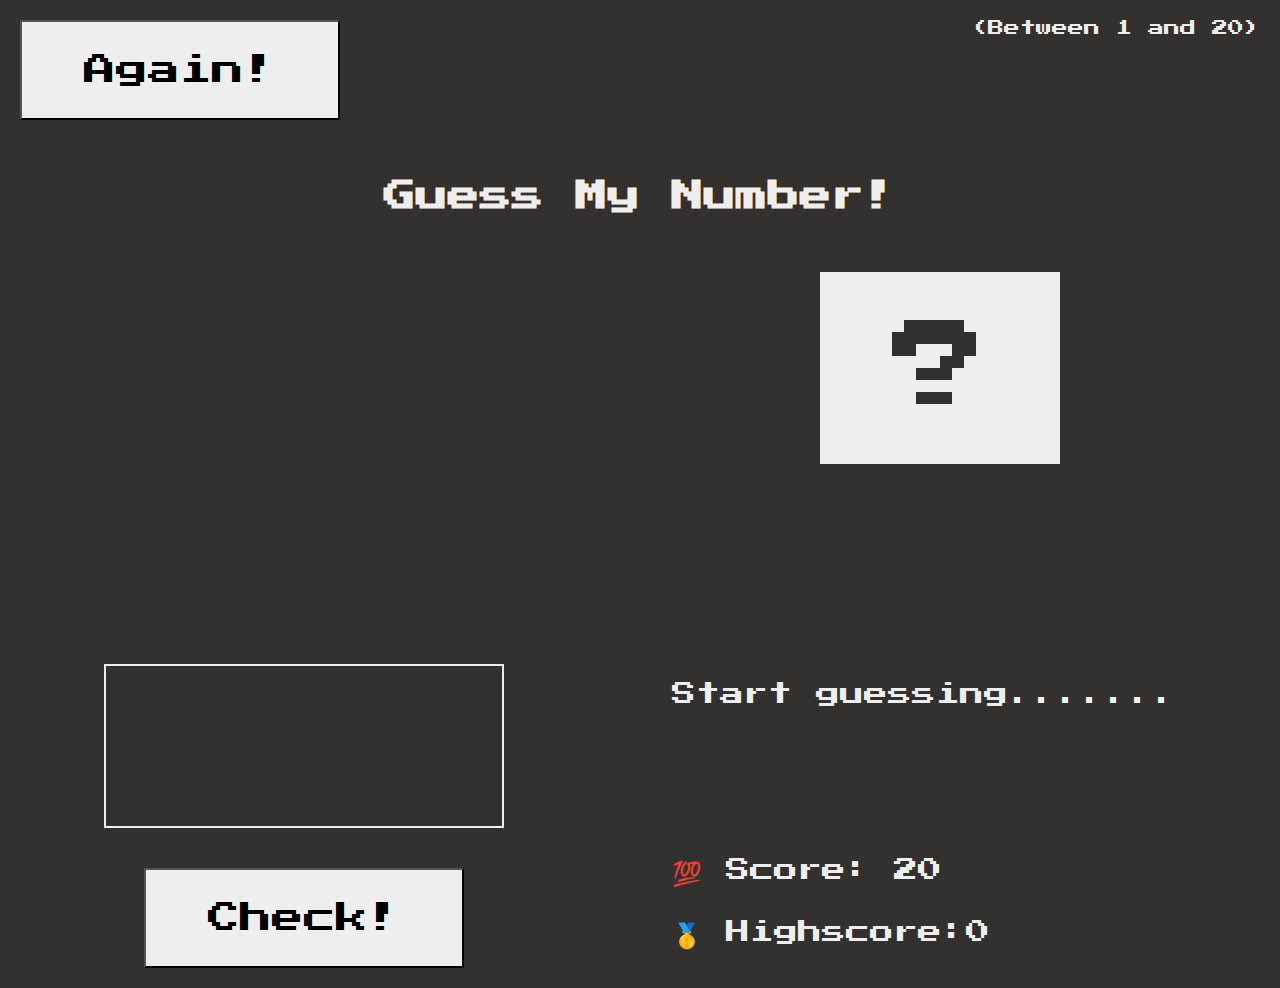
<file: Guess_the_number/index.html>
<!DOCTYPE html>
<html lang="en">
  <head>
    <meta charset="UTF-8" />
    <meta http-equiv="X-UA-Compatible" content="IE=edge" />
    <meta name="viewport" content="width=device-width, initial-scale=1.0" />
    <link rel="stylesheet" href="style.css" />
    <link rel="preconnect" href="https://fonts.googleapis.com" />
    <link rel="preconnect" href="https://fonts.gstatic.com" crossorigin />
    <link
      href="https://fonts.googleapis.com/css2?family=Press+Start+2P&display=swap"
      rel="stylesheet"
    />
    <title>Guess the Number</title>
  </head>
  <body>
    <div id="main">
      <div class="heading">
        <button class="btn again">Again!</button>
        <p>(Between 1 and 20)</p>
      </div>
      <div class="name">
        <h1>Guess My Number!</h1>
      </div>
      <div class="correct_number">?</div>
      <div class="score">
        <div class="left">
          <input type="number" class="guess_number" />
          <button class="btn check">Check!</button>
        </div>
        <div class="right">
          <p class="message">Start guessing.......</p>
          <p class="label-score">
            💯 Score: <span class="user_score">20</span>
          </p>
          <p class="label-highscore">
            🥇 Highscore:<span class="highscore">0</span>
          </p>
        </div>
      </div>
    </div>
    <script src="script.js"></script>
  </body>
</html>
</file>
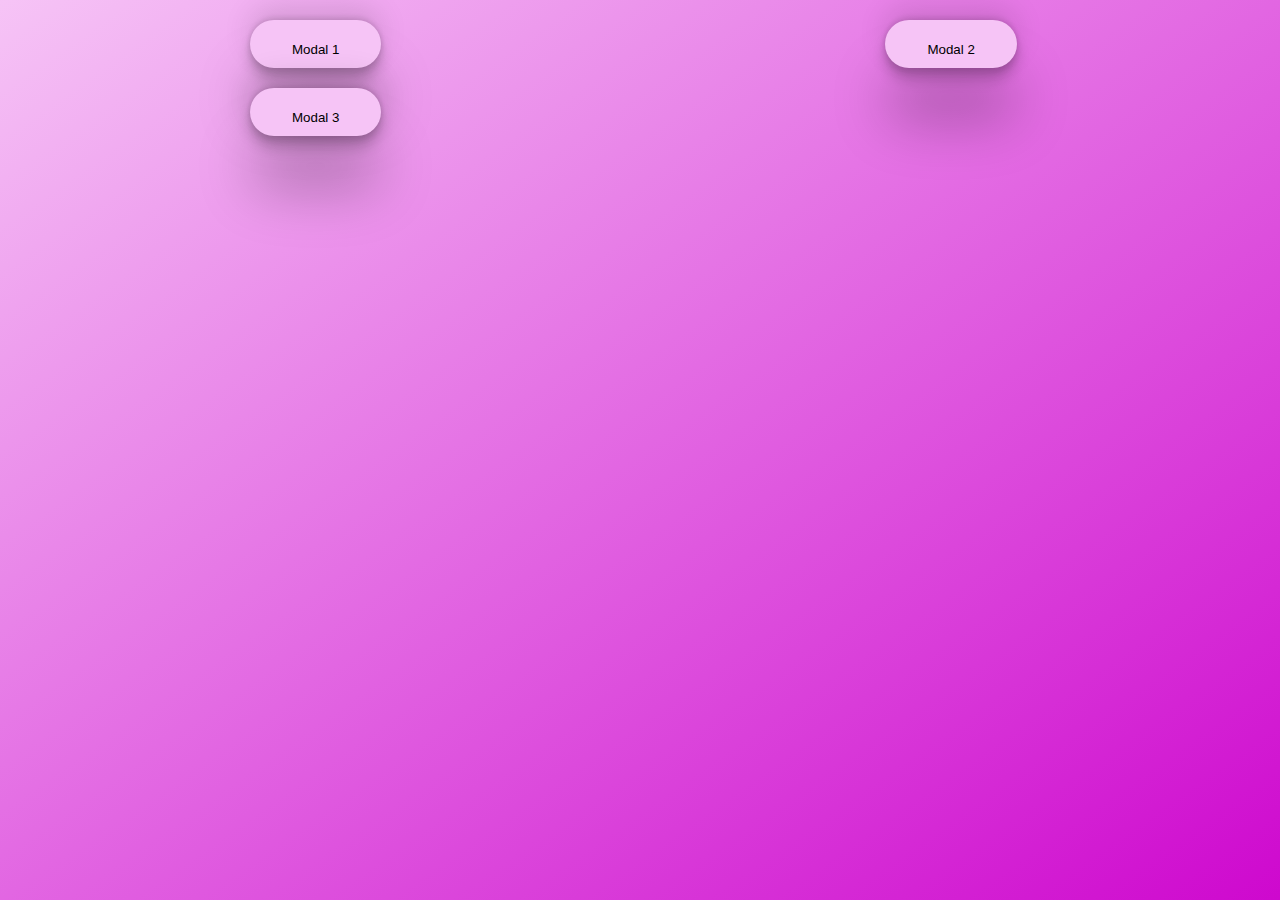
<file: Modal_window/index.html>
<!DOCTYPE html>
<html lang="en">
  <head>
    <meta charset="UTF-8" />
    <meta http-equiv="X-UA-Compatible" content="IE=edge" />
    <meta name="viewport" content="width=device-width, initial-scale=1.0" />
    <link rel="stylesheet" href="style.css" />
    <title>Modal Window</title>
  </head>
  <body>
    <div class="menu">
      <button class="show_modal">Modal 1</button>
      <button class="show_modal">Modal 2</button>
      <button class="show_modal">Modal 3</button>
    </div>
    <div class="modal hidden">
      <button class="close_modal">&times</button>
      <h1>I am a modal window 😍</h1>
      <p class="modal_window">
        Lorem, ipsum dolor sit amet consectetur adipisicing elit. Itaque
        laboriosam natus similique sunt, neque ullam ducimus recusandae at
        nesciunt voluptates temporibus eum exercitationem quas aliquid harum
        error iste quod unde nisi odit placeat repellendus fugit sed? Placeat,
        quis eveniet? Ut labore ipsa delectus cupiditate rem veritatis
        asperiores, minima corrupti non, doloremque nobis nisi omnis hic
        mollitia nihil! Nemo minima veritatis aliquam porro necessitatibus
        perspiciatis dignissimos, aperiam at unde sint illum laborum, deserunt
        maiores, explicabo adipisci tenetur? Neque voluptate minima voluptates
        aliquam inventore ullam eaque dolor sint officiis. Explicabo officiis
        sapiente, qui soluta unde, nihil sequi quisquam nam dolore ad officia.
      </p>
    </div>
    <div class="overlay hidden"></div>
    <script src="script.js "></script>
  </body>
</html>
</file>
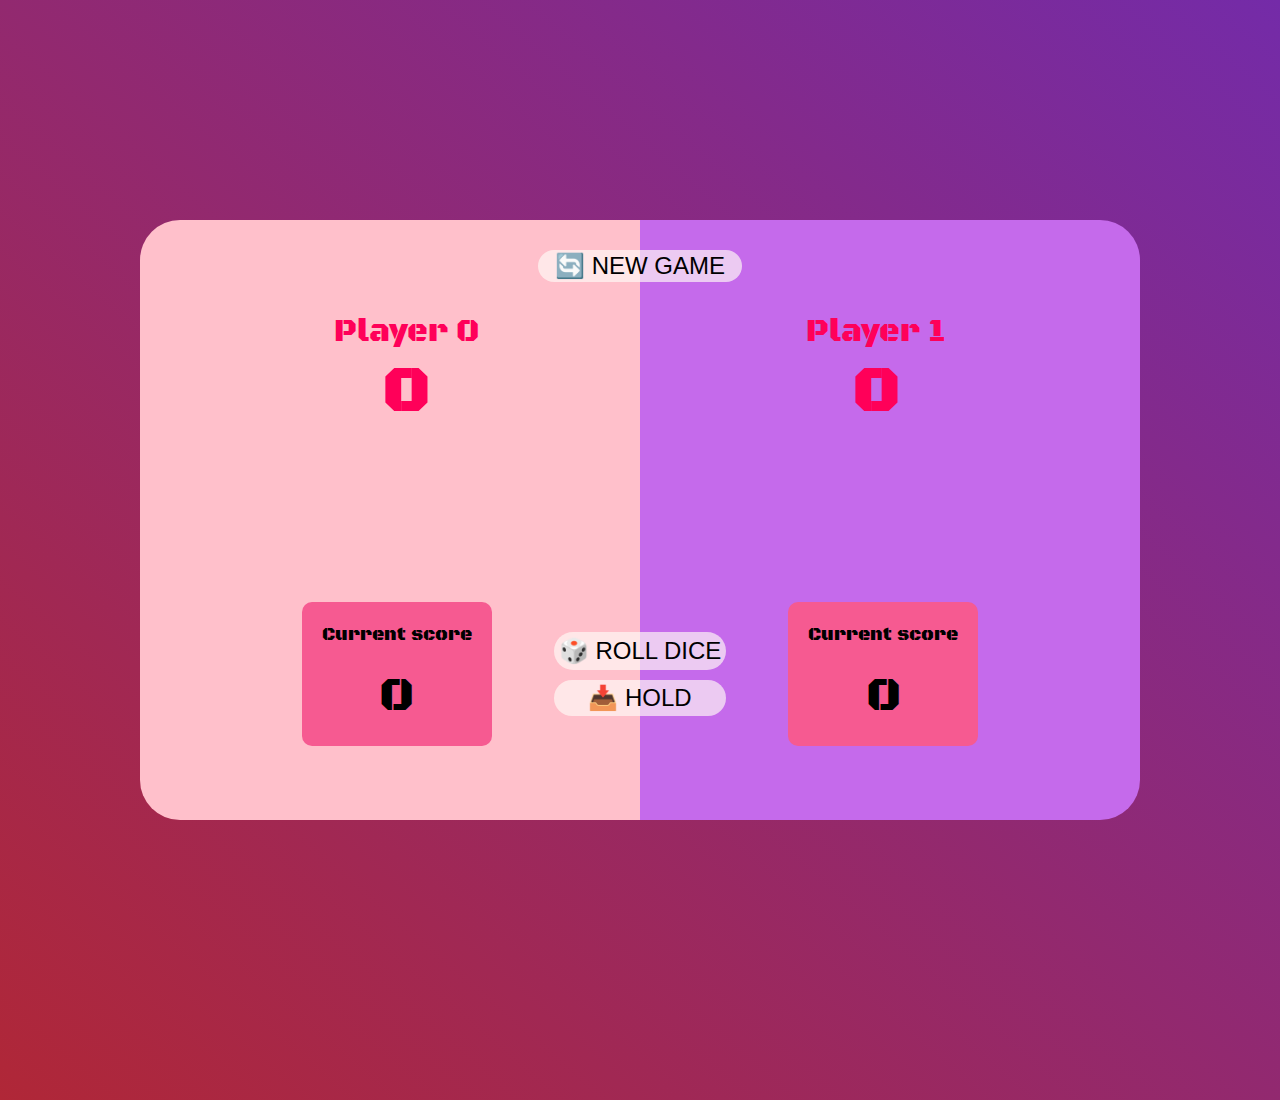
<file: Pig_Game/index.html>
<!DOCTYPE html>
<html lang="en">
  <head>
    <meta charset="UTF-8" />
    <meta http-equiv="X-UA-Compatible" content="IE=edge" />
    <meta name="viewport" content="width=device-width, initial-scale=1.0" />
    <link rel="stylesheet" href="style.css" />
    <link rel="preconnect" href="https://fonts.googleapis.com" />
    <link rel="preconnect" href="https://fonts.gstatic.com" crossorigin />
    <link
      href="https://fonts.googleapis.com/css2?family=Black+Ops+One&display=swap"
      rel="stylesheet"
    />
    <title>Pig Game</title>
  </head>
  <body>
    <div class="main">
      <div class="game_section game_section_roll">
        <div class="restart">
          <button class="new_game btn">🔄 NEW GAME</button>
        </div>
        <div class="players">
          <div class="player0">
            <p class="player-0">Player 0</p>
            <h1 class="totalscore--0">0</h1>
          </div>
          <div class="player1">
            <p class="player-1">Player 1</p>
            <h1 class="totalscore--1">0</h1>
          </div>
          <div class="random hidden">
            <img src="dice-3.png" alt="playing-dice" class="dice" />
          </div>
        </div>
        <div class="bottom">
          <div class="left">
            <p class="current_score_left">Current score</p>
            <p class="current--0">0</p>
          </div>
          <div class="centre">
            <button class="roll_dice btn">🎲 ROLL DICE</button>
            <button class="hold btn">📥 HOLD</button>
          </div>
          <div class="right">
            <p class="current_score_right">Current score</p>
            <p class="current--1">0</p>
          </div>
        </div>
      </div>
    </div>
    <script src="script.js"></script>
  </body>
</html>
</file>
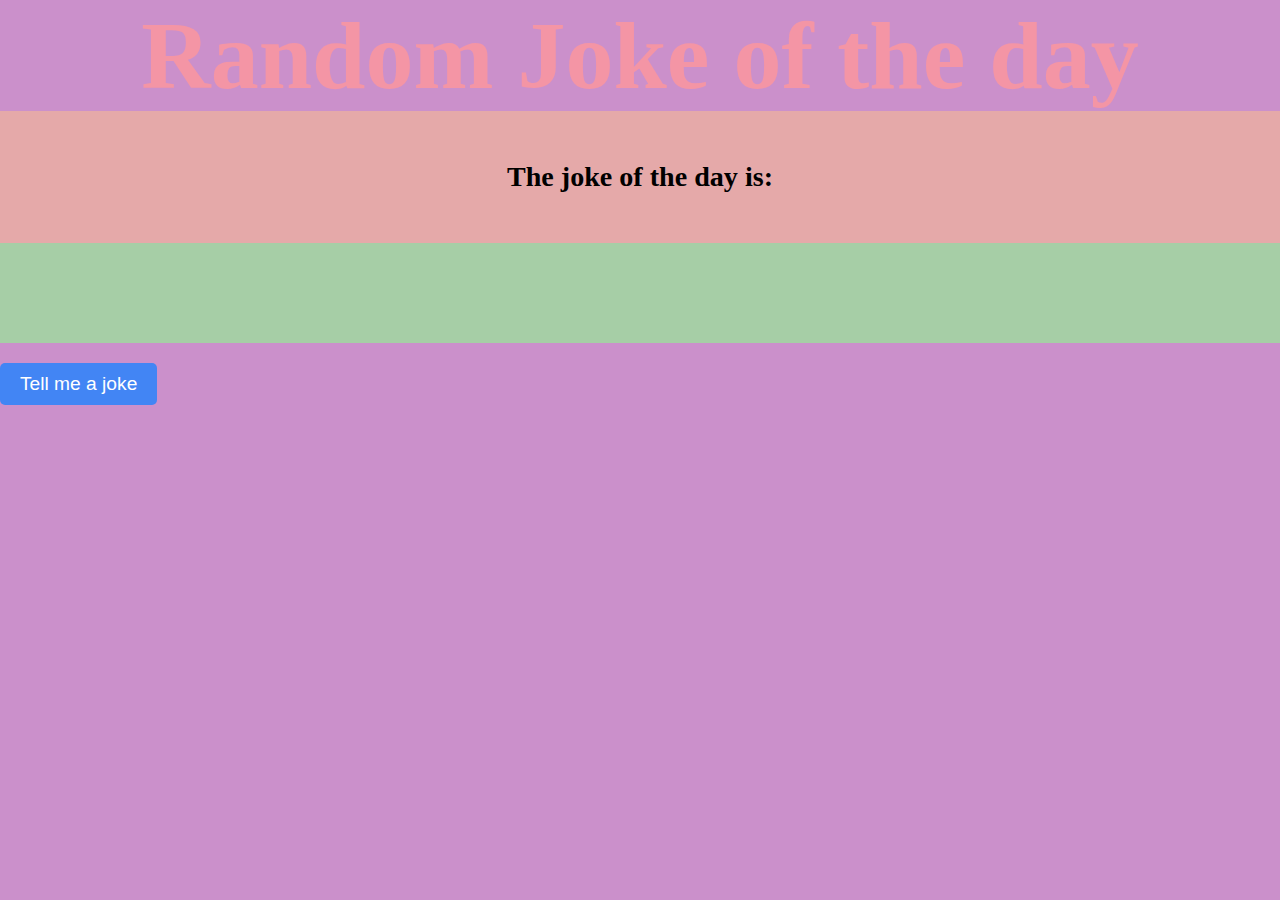
<file: Tell-me-a-joke/index.html>
<!DOCTYPE html>
<html>

<head>
  <meta charset="utf-8">
  <meta name="viewport" content="width=device-width">
  <title>replit</title>
  <link href="style.css" rel="stylesheet" type="text/css" />
</head>

<body>
  <div id="mainframe">
    <div class="container">
      <h1>Random Joke of the day</h1>
    </div>
    <div id="jokebox" class="joke">
      <h3>The joke of the day is:</h3>
    </div>
    <div id="randomjoke"></div>
  </div>
  <button class="btn-joke">Tell me a joke</button>
  <script src="script.js"></script>

  <!--
  This script places a badge on your repl's full-browser view back to your repl's cover
  page. Try various colors for the theme: dark, light, red, orange, yellow, lime, green,
  teal, blue, blurple, magenta, pink!
  -->
  <script src="https://replit.com/public/js/replit-badge-v2.js" theme="dark" position="bottom-right"></script>
</body>

</html>
</file>
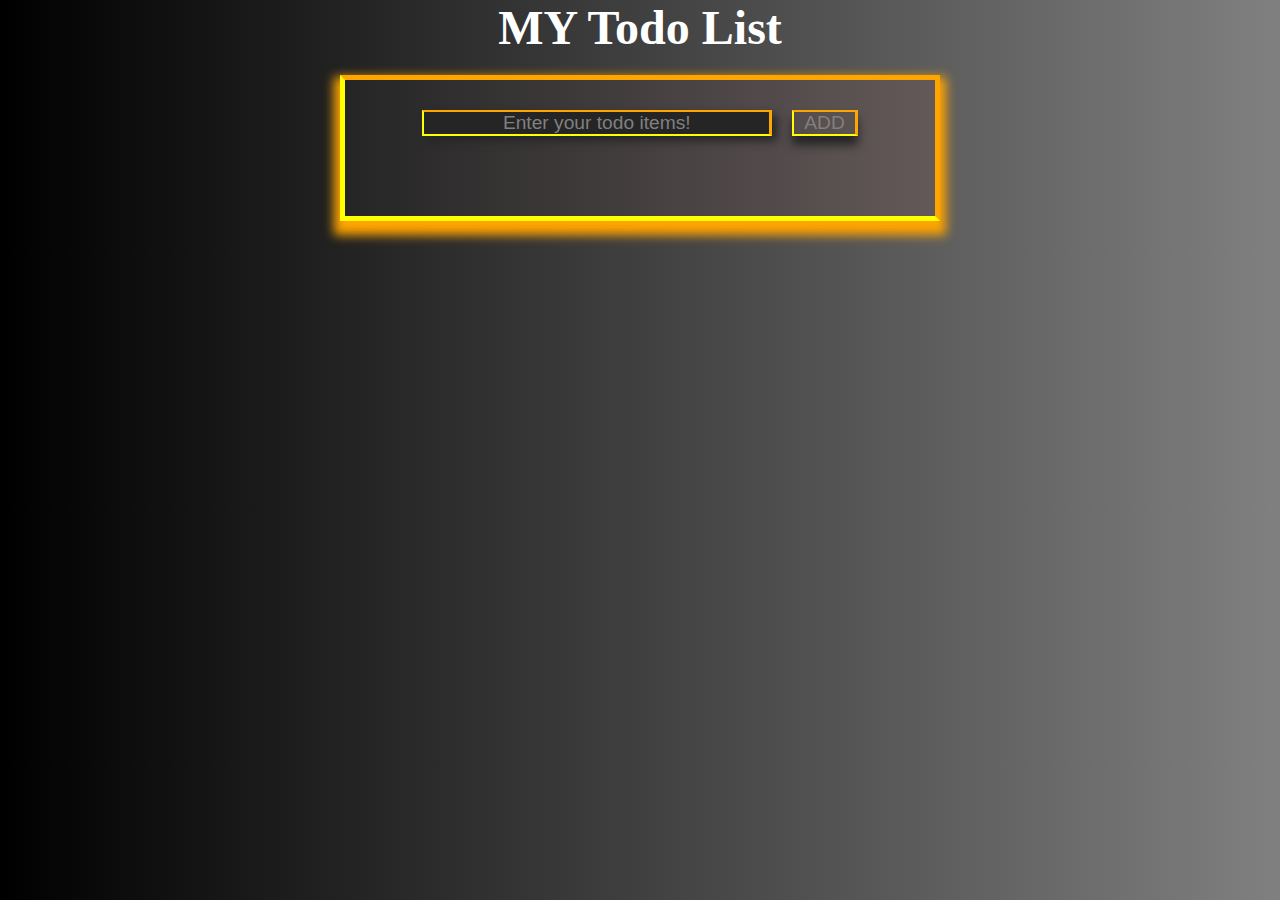
<file: Todo_List/index.html>
<!DOCTYPE html>
<html lang="en">
  <head>
    <meta charset="UTF-8" />
    <meta http-equiv="X-UA-Compatible" content="IE=edge" />
    <meta name="viewport" content="width=device-width, initial-scale=1.0" />
    <link rel="stylesheet" href="style.css" />
    <link
      rel="stylesheet"
      href="https://cdnjs.cloudflare.com/ajax/libs/font-awesome/4.7.0/css/font-awesome.min.css"
    />
    <link
      href="https://fonts.googleapis.com/icon?family=Material+Icons"
      rel="stylesheet"
    />
    <title>TODO List</title>
  </head>
  <body>
    <div id="container">
      <h1>MY Todo List</h1>
      <div class="todo_container">
        <div class="search">
          <input
            type="text"
            class="todo_items"
            name="list of items"
            placeholder="Enter your todo items!"
          />
          <span><button class="add_btn">ADD</button></span>
        </div>
        <div id="tasks">
          <!-- <div class="task">
            <input
              type="text"
              class="todo_item"
              value="${input_itemsel.value}"
              name="list of item"
              readonly
            />
          </div>
            <div>
              <button class="edit_btn btn"><i class="fa fa-edit"></i></button>
              <button class="delete_btn btn">
                <i class="material-icons">delete</i>
              </button>
            </div>
          </div> -->
        </div>
      </div>
    </div>
    <script src="script.js"></script>
  </body>
</html>
</file>
<file: Guess_the_number/style.css>
*{
    margin: 0;
    padding: 0;
    box-sizing: border-box;
}
body{
    background-color: rgb(51, 48, 48);
}
#main{
    font-family: 'Press Start 2P', cursive;
    color: #eee;;
    width: 100vw;
    padding: 20px;
    position: relative;
}
.heading{
    display: flex;
    justify-content: space-between;
    margin-bottom: 60px;
}
.btn{
    background-color: #eee;;
    padding: 2.5rem;
    font-size: 5rem;
    width: 25rem;
    color: black;
    font-size: 2rem;
    font-family: 'Press Start 2P', cursive;
}
.name{
    text-align: center;
    margin-bottom: 60px;
}
.correct_number{
    text-align: center;
    background-color: #eee;;
    color: rgb(51, 48, 48);
    font-size: 6rem;
    width: 15rem;
    padding: 3rem 0rem;
    bottom: 0;
    margin: 0 800px;
    margin-bottom: 200px;
}
.score{
    display: flex;
    justify-content: space-around;
    align-items: center;
    color: #eee;
}
.left{
    display: flex;
    flex-direction: column;
    justify-content: space-around;
    align-items: center;
}
.guess_number{
    margin-bottom: 40px;
    background-color: rgb(51, 48, 48) ;
    color: #eee;
    text-align: center;
    border: 2px solid #eee;
    padding: 2.5rem;
    font-size: 5rem;
    width: 25rem;
    font-family: 'Press Start 2P', cursive;
}
.btn{
    background-color: #eee;;
    padding: 2rem;
    font-size: 4rem;
    width: 20rem;
    color: black;
    font-size: 2rem;
    font-family: 'Press Start 2P', cursive;
}
.right{
    font-size: 1.5rem;
}
.message{
    margin-bottom: 8rem;
    height: 3rem;
}
.label-score{
    margin-bottom: 2rem;
}
.btn:hover{
    background-color: #ccc;
    cursor: pointer;
}
</file>
<file: Modal_window/style.css>
*{
    margin: 0px;
    padding: 0px;
    box-sizing: border-box;
}
body{
    height: 100vh;
    width: 100vw;
    background: linear-gradient(
        to top left,
        rgb(206, 8, 206),
        rgb(246, 196, 246)
      );
      display: flex;
      align-items: flex-start;
      justify-content: center;
}
.menu{
    position: absolute;
    width: 100%;
    height: 100%;
}
.show_modal{
    position: relative;
    text-align: center;
    background-color: rgb(246, 196, 246);
    margin: 0px 250px;
    padding: 20px 40px;
    display: inline-block;
    border-radius: 30px;
    border: 2px solid transparent;
    height: 3rem;
    margin-top: 20px;
    box-shadow: rgba(0, 0, 0, 0.25) 0px 54px 55px, rgba(0, 0, 0, 0.12) 0px -12px 30px, rgba(0, 0, 0, 0.12) 0px 4px 6px, rgba(0, 0, 0, 0.17) 0px 12px 13px, rgba(0, 0, 0, 0.09) 0px -3px 5px;
}
.show_modal:hover{
    cursor: pointer;
}
.close_modal{
    position: absolute;;
    right: 10px;
    top: 0px;
    font-size: 40px;
    background: none;
    border: none;
    color: red;
    cursor: pointer;
}
.modal{
    position: absolute;
    margin-top: 100px;
    text-align: center;
    margin: 200px;
    background: linear-gradient(
        to top left,
    rgb(255, 255, 255),
    whitesmoke);
    z-index: 10;
    box-shadow: rgba(240, 46, 170, 0.4) -5px 5px, rgba(240, 46, 170, 0.3) -10px 10px, rgba(240, 46, 170, 0.2) -15px 15px, rgba(240, 46, 170, 0.1) -20px 20px, rgba(240, 46, 170, 0.05) -25px 25px;
}
h1{
    font-size: 2.5rem;
    text-align: justify;
    margin: 40px;
}
.modal_window{
    margin: 40px;
    font-size: 2rem;
    text-align: justify;
}
.hidden{
    display: none;
}
.overlay{
    position: absolute;
    top: 0;
    left: 0;
    height: 100%;
    width: 100%;
    z-index: 3;
    background-color: rgba(0, 0, 0, 0.6);
    backdrop-filter: blur(3px);
}
</file>
<file: Pig_Game/style.css>
*{
    margin: 0px;
    padding: 0px;
    box-sizing: border-box;
}
body{
    background: linear-gradient(
        to top right,
        #b02737,
        #742ba8
     );
    height: 100vh;
    width: 100vw;
    font-family: 'Black Ops One', cursive;
}
.main{
    display: flex;
    flex-direction: column;
    align-items: center;
    justify-content: center;
    margin-top: 200px;
}
.game_section_roll{
    height: 600px;
    width: 1000px;
    margin-top: 20px;
    position: relative;
    background: linear-gradient(
        to left,
        pink 0%,
        pink 50%,
        rgb(197, 106, 235) 50%,
        rgb(197, 106, 235) 100% 
    );
    border-radius: 40px;
}
.game_section{
    height: 600px;
    width: 1000px;
    margin-top: 20px;
    position: relative;
    background: linear-gradient(
        to right,
        pink 0%,
        pink 50%,
        rgb(197, 106, 235) 50%,
        rgb(197, 106, 235) 100% 
    );
    border-radius: 40px;
}
.game_winner{
    height: 600px;
    width: 1000px;
    margin-top: 20px;
    position: relative;
    background: linear-gradient(
        to right,
        Black 0%,
        black 50%,
        rgb(197, 106, 235) 50%,
        rgb(197, 106, 235) 100% 
    );
    border-radius: 40px;
}
.restart{
    margin-top: 30px;
    display: flex;
    flex-direction: column;
    align-items: center;
    justify-content: space-around;
    text-align: center;
}
.new_game{
    background-color: rgba(255, 251, 246, 0.665);
    border-radius: 20px;
    font-size: 1.5rem;
    padding: 0px 15px;
    text-align: center;
    border: 2px solid transparent;
}
.players{
    display: flex;
    justify-content: space-around;
    align-items: center;
    margin: 20px;
    text-align: center;
    font-size: 2rem;
    padding: 10px;
    color: rgb(255, 0, 89);
}
.player0{
    left: 0px;
    margin-bottom: 60px;
}
.p0,.p1{
    margin-bottom: 20px;
    color: #252525;
    font-weight: bolder;
}
.player1{
    right: 0px;
    margin-bottom: 60px;
}
.random{
    height: 100px;
    width: 100px;
    display: flex;
    flex-direction: column;
    align-items: center;
    justify-content: space-around;
    background-color: white;
    text-align: center;
    position: absolute;
    margin-top: 100px;
    box-shadow: rgba(0, 0, 0, 0.25) 0px 54px 55px, rgba(0, 0, 0, 0.12) 0px -12px 30px, rgba(0, 0, 0, 0.12) 0px 4px 6px, rgba(0, 0, 0, 0.17) 0px 12px 13px, rgba(0, 0, 0, 0.09) 0px -3px 5px;
}
.dice{
    width: 100px;
    height: 100px;
}
.bottom{
    display: flex ;
    flex-direction: row;
    align-items: center;
    justify-content: space-evenly;
    margin: 100px;
    text-align: center;
    
}
.left,.right{
    background-color:rgb(246, 90, 145);
    padding: 20px;
    border-radius: 10px;
}
.current_score_left,.current_score_right{
    margin-bottom: 20px;
    font-size: 1.2rem;
}
.current--0,.current--1{
    font-size: 3rem;
}
.centre{
    display: flex;
    flex-direction: column;
}
.roll_dice{
    background-color: rgba(255, 251, 246, 0.665);
    border-radius: 20px;
    padding: 3px;
    margin-bottom: 10px;
    font-size: 1.5rem;
    border: 2px solid transparent;
}
.hold{
    background-color: rgba(255, 251, 246, 0.665);
    border-radius: 20px;
    padding: 2px;
    font-size: 1.5rem;
    border: 2px solid transparent;
}
.btn:hover{
    cursor: pointer;
    box-shadow: 5px 5px 10px white;
    transition: ease-in-out 0.3s;
}
.hidden{
    display:none;
}
</file>
<file: Tell-me-a-joke/style.css>
html {
  height: 100%;
  width: 100%;
}
body{
  background-color: #cb90cb;
}
*{
  box-sizing: border-box;
  margin: 0px;
  padding: 0px;
}
.container{
  display: flex;
  justify-content: center;
  align-items: center;
  font-size: 3rem;
  color: #f495a5;
}
.joke{
  color:black;
  font-size: 1.5rem;
  display: flex;
  justify-content: space-evenly;
  align-items: center;
  padding: 50px;
  background-color: #e5a9a9;
  
}
#randomjoke{
    color:black;
  font-size: 1.5rem;
  display: flex;
  justify-content: space-evenly;
  align-items: center;
  padding: 50px;
  background-color: #a6cea6;
}
.btn-joke {
  margin-top: 20px;
  padding: 10px 20px;
  font-size: 1.2em;
  background-color: #4285f4;
  color: white;
  border: none;
  border-radius: 5px;
  cursor: pointer;
}
</file>
<file: Todo_List/style.css>
*{
    margin: 0px;
    padding: 0px;
    box-sizing: border-box;
}
body{
    background: linear-gradient(
        to right,
        black,
        grey
    );
    width: 100vw;
    height: 100vh;
}
#container{
    display: flex;
    flex-direction: column;
    justify-content: flex-start;
    align-items:center;
    position: absolute;
    width: 100vw;
    height: 100vh;
}
#container>h1{
    margin-bottom: 20px;
    font-size: 3rem;
    color: white;
}
.todo_container{
    background:linear-gradient(
        to right,
        #252525,
        rgb(100, 89, 89)

    );
    padding: 30px;
    width: 600px;
    scroll-behavior: smooth;
    display: flex;
    flex-direction: column;
    justify-content: flex-start;
    align-items: center;
    border-top: 5px solid orange;
    border-right: 5px solid orange;
    border-bottom: 5px solid yellow;
    border-left: 5px solid yellow;
    position: relative;
    box-shadow: 0px 8px 10px 6px orange;
}
.search{
    display: flex;
    align-items: center;
    justify-content: flex-start;
    margin-bottom: 50px;
}
.todo_items{
    width: 350px;
    margin: 0px 10px;
    font-size: 1.2rem;
    padding: 0px 30px;
    text-align: center;
    border-top: 2px solid orange;
    border-right: 3px solid orange;
    border-bottom: 2px solid yellow;
    border-left: 2px solid yellow;
    box-shadow: 5px 5px 10px #252525;
    color: rgb(255, 98, 0);
    background-color: #252525;
}
.todo_items::placeholder{
    color: grey;
}
.add_btn{
    font-size: 1.2rem;
    background-color: 252525;
    margin: 0px 10px;
    padding: 0px 10px;
    border-top: 2px solid orange;
    border-right: 3px solid orange;
    border-bottom: 2px solid yellow;
    border-left: 2px solid yellow;
    box-shadow: 0px 9px 10px #252525;
    color: grey;
}
.add_btn:hover{
    cursor: pointer;
    background-color:  rgb(247, 216, 157);;
}
.add_btn:active {
    box-shadow: 0px 5px 10px #666;
    transform: translateY(2px);
  }
#tasks{
    display: flex;
    flex-direction: column;
}
.task{
    background:linear-gradient(
        to left,
        rgb(255, 166, 0),
        rgb(239, 236, 138)

    );
    width: 450px;
    padding: 10px;
    display: flex;
    align-items: center;
    justify-content: space-between;
    margin: 20px;
    font-size: 1.5rem;
    font-weight: bolder;
    border-radius: 20px;
}
.todo_task{
    list-style: none;
}
.btn{
    cursor: pointer;
    padding: 2px;
    position: relative;
    font-size: 1.5rem;
    border: none;
}
.btn:active {
    box-shadow: 0px 5px 10px #666;
    transform: translateY(2px);
  }
.delete_btn{
    color: rgb(155, 50, 50);
}
  .hidden{
    display: none;
  }
button{
    background: none;
    outline: none;
  }
input{
    background: none;
    outline: none;
    border: none;
  }

.todo_item{
    font-size: 1.2rem;

}
.todo_item:not(:read-only){
    color: rgb(243, 67, 97);
}
</file>
